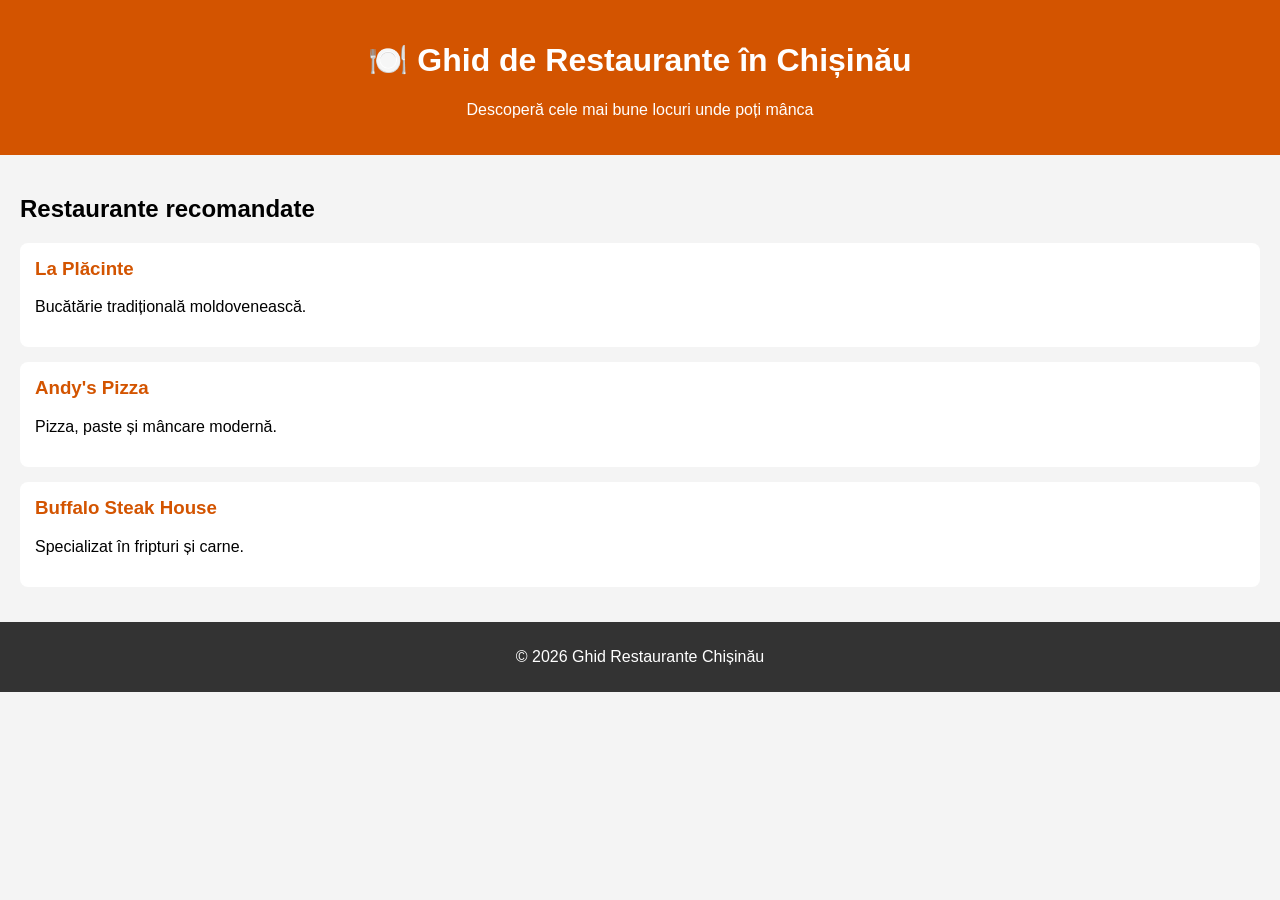
<file: site-css/index.html>
<!DOCTYPE html>
<html lang="ro">
<head>
    <meta charset="UTF-8">
    <title>Ghid de Restaurante Chișinău</title>

    <!-- legătura cu fișierul CSS -->
    <link rel="stylesheet" href="style.css">
</head>
<body>

    <header>
        <h1>🍽️ Ghid de Restaurante în Chișinău</h1>
        <p>Descoperă cele mai bune locuri unde poți mânca</p>
    </header>

    <section class="container">
        <h2>Restaurante recomandate</h2>

        <div class="restaurant">
            <h3>La Plăcinte</h3>
            <p>Bucătărie tradițională moldovenească.</p>
        </div>

        <div class="restaurant">
            <h3>Andy's Pizza</h3>
            <p>Pizza, paste și mâncare modernă.</p>
        </div>

        <div class="restaurant">
            <h3>Buffalo Steak House</h3>
            <p>Specializat în fripturi și carne.</p>
        </div>
    </section>

    <footer>
        <p>&copy; 2026 Ghid Restaurante Chișinău</p>
    </footer>

</body>
</html>
</file>
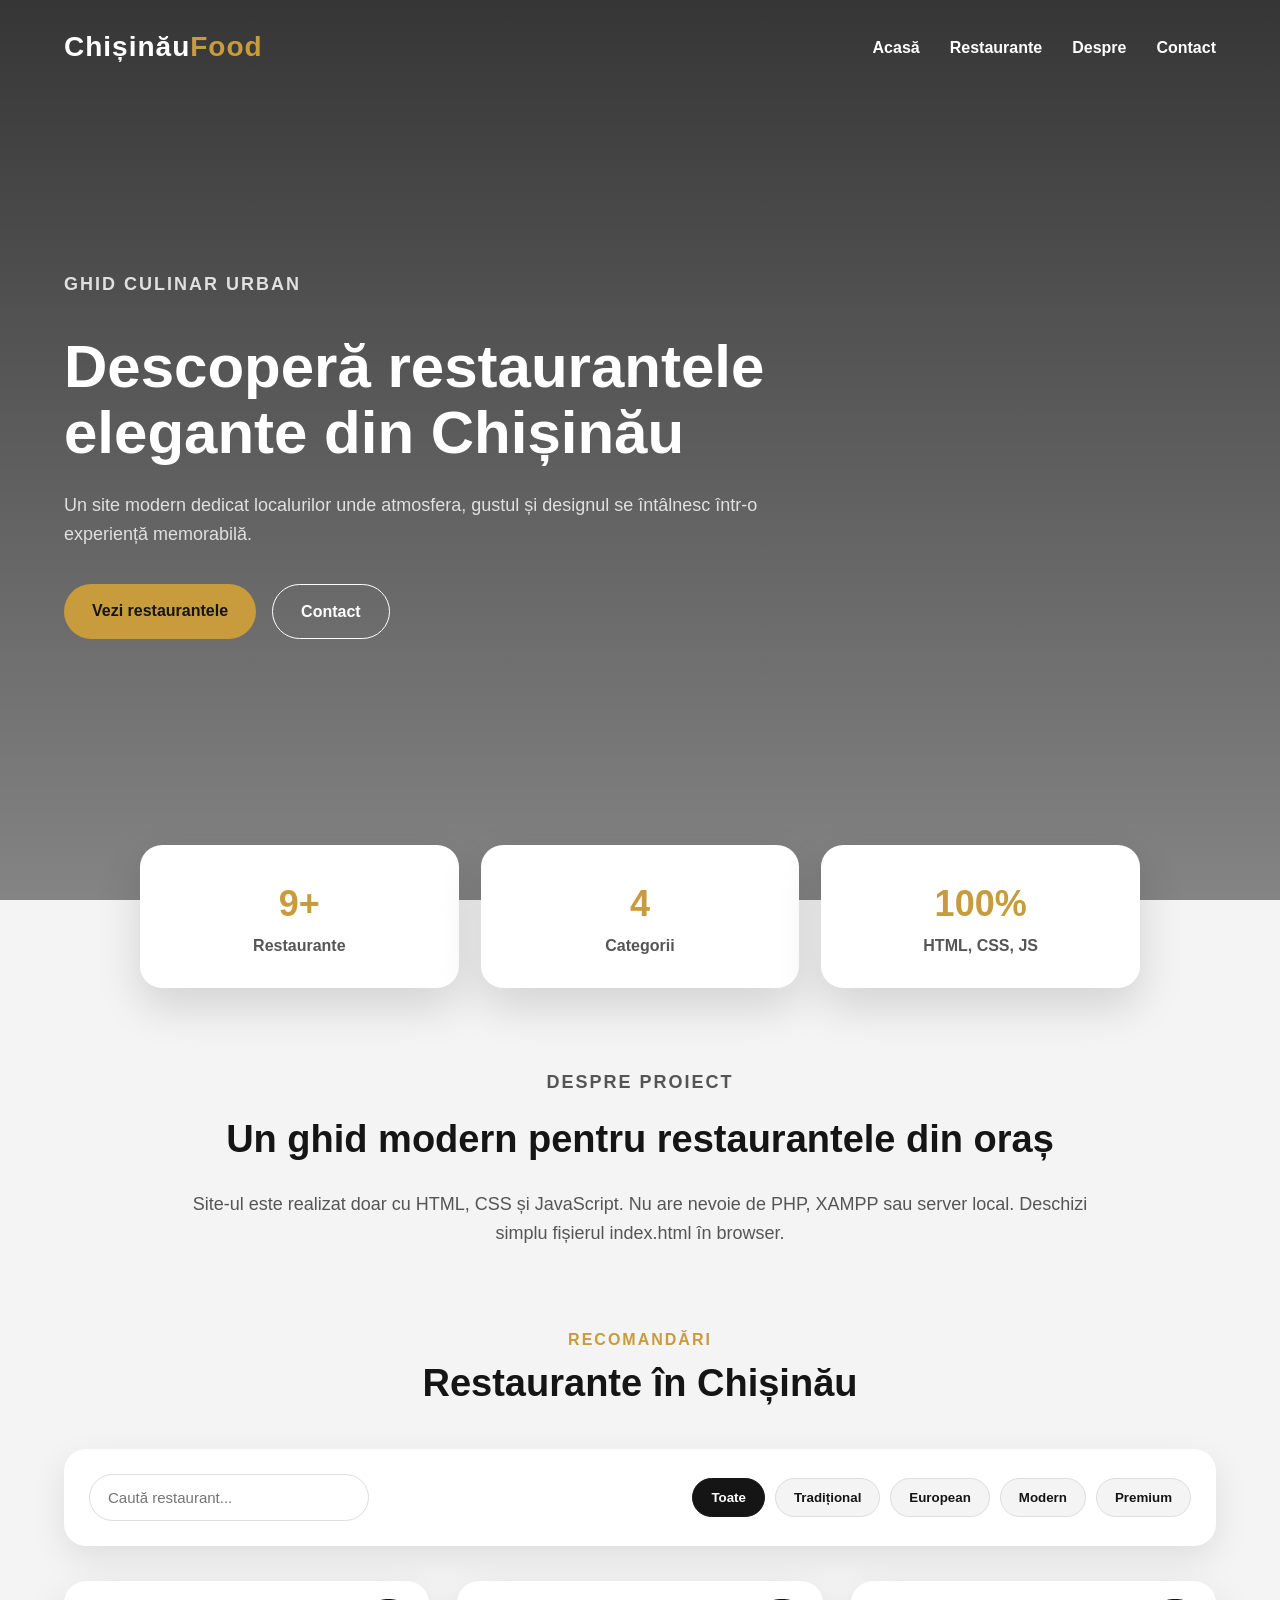
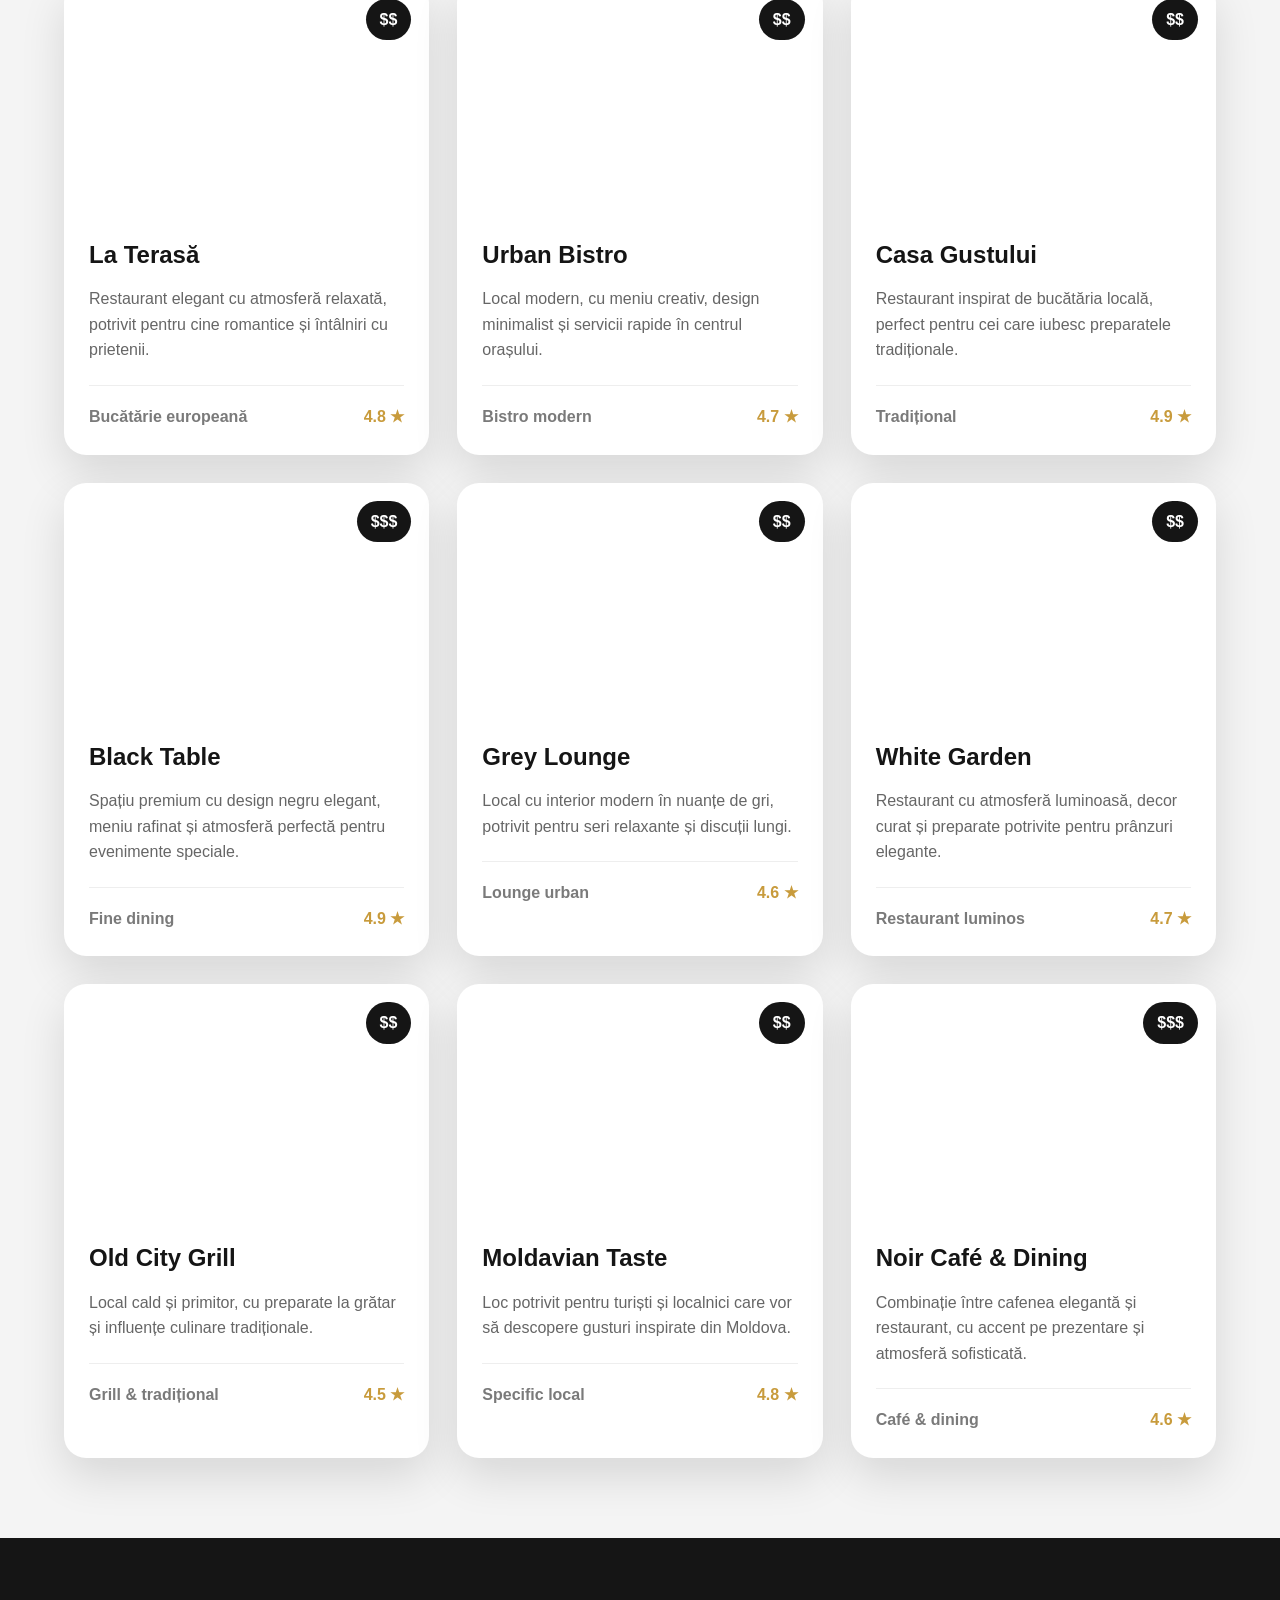
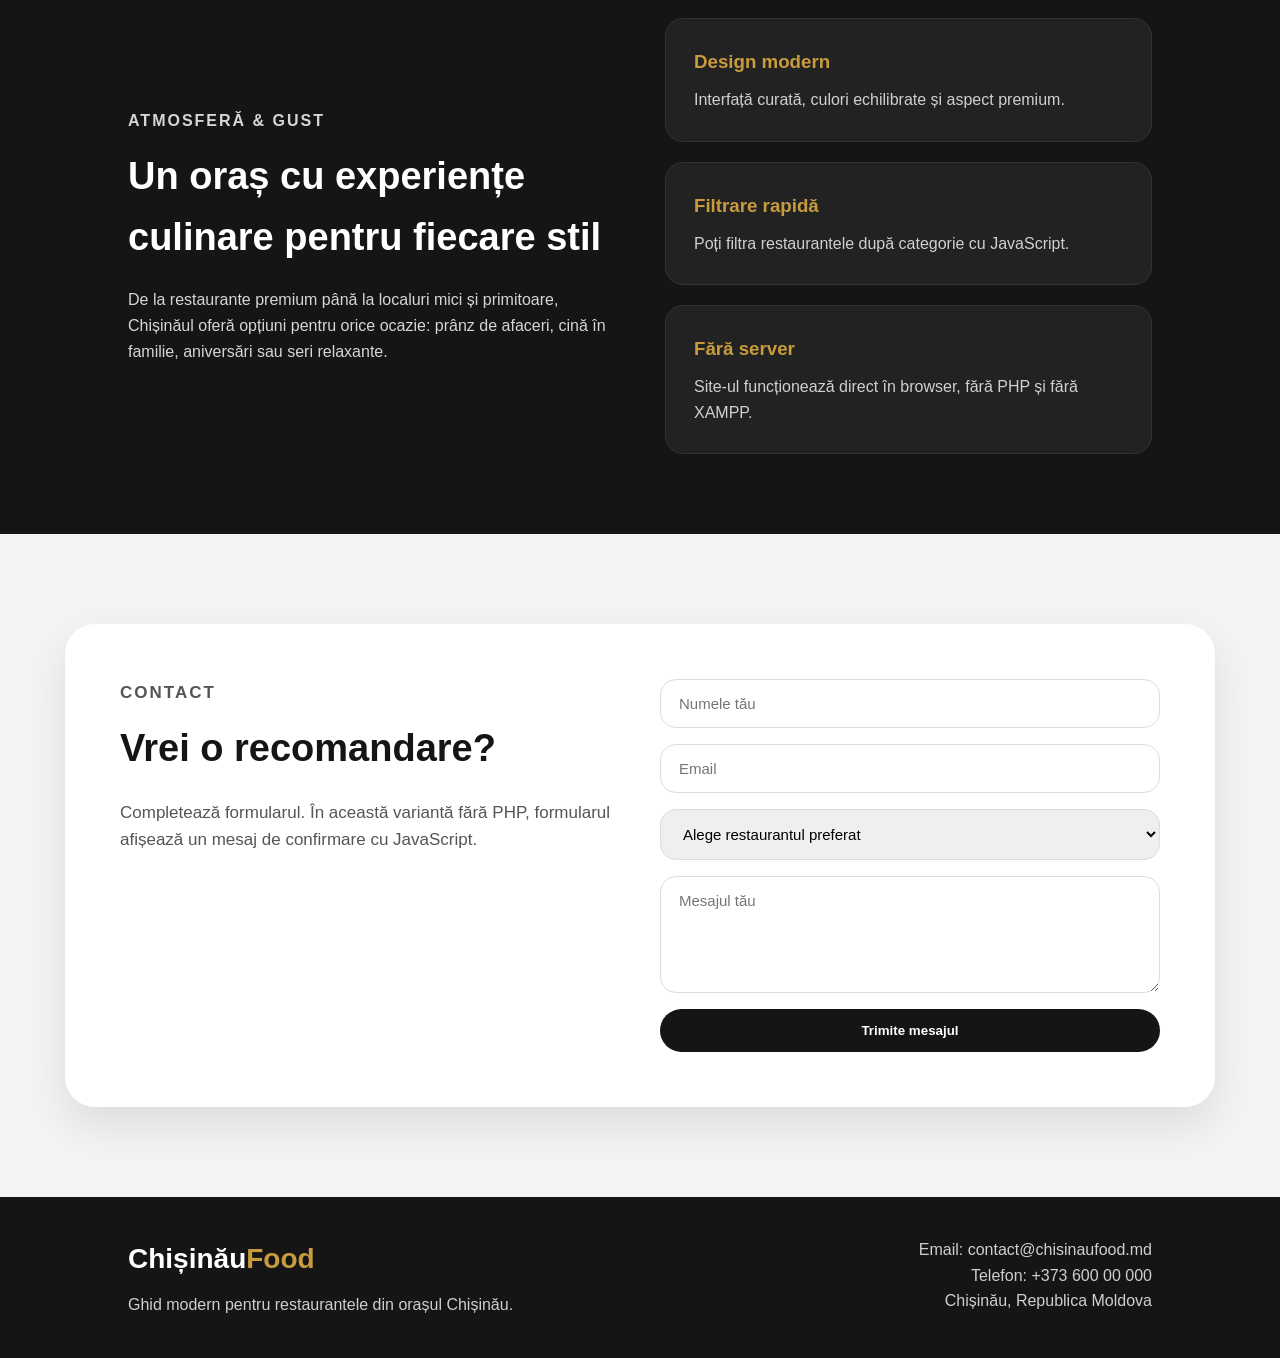
<file: site-java/index.html>
<!DOCTYPE html>
<html lang="ro">
<head>
    <meta charset="UTF-8">
    <meta name="viewport" content="width=device-width, initial-scale=1.0">
    <title>Restaurante în Chișinău</title>
    <link rel="stylesheet" href="style.css">
</head>
<body>

    <header class="header" id="acasa">
        <nav class="navbar">
            <div class="logo">Chișinău<span>Food</span></div>

            <button class="menu-btn" id="menuBtn" aria-label="Deschide meniul">☰</button>

            <ul class="nav-links" id="navLinks">
                <li><a href="#acasa">Acasă</a></li>
                <li><a href="#restaurante">Restaurante</a></li>
                <li><a href="#despre">Despre</a></li>
                <li><a href="#contact">Contact</a></li>
            </ul>
        </nav>

        <section class="hero">
            <div class="hero-content">
                <p class="subtitle">Ghid culinar urban</p>
                <h1>Descoperă restaurantele elegante din Chișinău</h1>
                <p>
                    Un site modern dedicat localurilor unde atmosfera, gustul și designul
                    se întâlnesc într-o experiență memorabilă.
                </p>
                <div class="hero-buttons">
                    <a href="#restaurante" class="btn">Vezi restaurantele</a>
                    <a href="#contact" class="btn btn-outline">Contact</a>
                </div>
            </div>
        </section>
    </header>

    <main>
        <section class="stats">
            <div class="stat-box">
                <strong>9+</strong>
                <span>Restaurante</span>
            </div>
            <div class="stat-box">
                <strong>4</strong>
                <span>Categorii</span>
            </div>
            <div class="stat-box">
                <strong>100%</strong>
                <span>HTML, CSS, JS</span>
            </div>
        </section>

        <section class="intro">
            <p class="subtitle">Despre proiect</p>
            <h2>Un ghid modern pentru restaurantele din oraș</h2>
            <p>
                Site-ul este realizat doar cu HTML, CSS și JavaScript. Nu are nevoie de PHP,
                XAMPP sau server local. Deschizi simplu fișierul index.html în browser.
            </p>
        </section>

        <section class="restaurants" id="restaurante">
            <div class="section-title">
                <p>Recomandări</p>
                <h2>Restaurante în Chișinău</h2>
            </div>

            <div class="filters">
                <input type="text" id="searchInput" placeholder="Caută restaurant...">

                <div class="filter-buttons">
                    <button class="filter-btn active" data-filter="all">Toate</button>
                    <button class="filter-btn" data-filter="traditional">Tradițional</button>
                    <button class="filter-btn" data-filter="european">European</button>
                    <button class="filter-btn" data-filter="modern">Modern</button>
                    <button class="filter-btn" data-filter="premium">Premium</button>
                </div>
            </div>

            <div class="cards" id="restaurantCards">
                <article class="card" data-category="european" data-name="la terasa">
                    <div class="card-img img-1"><span class="badge">$$</span></div>
                    <div class="card-body">
                        <h3>La Terasă</h3>
                        <p>Restaurant elegant cu atmosferă relaxată, potrivit pentru cine romantice și întâlniri cu prietenii.</p>
                        <div class="card-info"><span>Bucătărie europeană</span><strong>4.8 ★</strong></div>
                    </div>
                </article>

                <article class="card" data-category="modern" data-name="urban bistro">
                    <div class="card-img img-2"><span class="badge">$$</span></div>
                    <div class="card-body">
                        <h3>Urban Bistro</h3>
                        <p>Local modern, cu meniu creativ, design minimalist și servicii rapide în centrul orașului.</p>
                        <div class="card-info"><span>Bistro modern</span><strong>4.7 ★</strong></div>
                    </div>
                </article>

                <article class="card" data-category="traditional" data-name="casa gustului">
                    <div class="card-img img-3"><span class="badge">$$</span></div>
                    <div class="card-body">
                        <h3>Casa Gustului</h3>
                        <p>Restaurant inspirat de bucătăria locală, perfect pentru cei care iubesc preparatele tradiționale.</p>
                        <div class="card-info"><span>Tradițional</span><strong>4.9 ★</strong></div>
                    </div>
                </article>

                <article class="card" data-category="premium" data-name="black table">
                    <div class="card-img img-4"><span class="badge">$$$</span></div>
                    <div class="card-body">
                        <h3>Black Table</h3>
                        <p>Spațiu premium cu design negru elegant, meniu rafinat și atmosferă perfectă pentru evenimente speciale.</p>
                        <div class="card-info"><span>Fine dining</span><strong>4.9 ★</strong></div>
                    </div>
                </article>

                <article class="card" data-category="modern" data-name="grey lounge">
                    <div class="card-img img-5"><span class="badge">$$</span></div>
                    <div class="card-body">
                        <h3>Grey Lounge</h3>
                        <p>Local cu interior modern în nuanțe de gri, potrivit pentru seri relaxante și discuții lungi.</p>
                        <div class="card-info"><span>Lounge urban</span><strong>4.6 ★</strong></div>
                    </div>
                </article>

                <article class="card" data-category="european" data-name="white garden">
                    <div class="card-img img-6"><span class="badge">$$</span></div>
                    <div class="card-body">
                        <h3>White Garden</h3>
                        <p>Restaurant cu atmosferă luminoasă, decor curat și preparate potrivite pentru prânzuri elegante.</p>
                        <div class="card-info"><span>Restaurant luminos</span><strong>4.7 ★</strong></div>
                    </div>
                </article>

                <article class="card" data-category="traditional" data-name="old city grill">
                    <div class="card-img img-7"><span class="badge">$$</span></div>
                    <div class="card-body">
                        <h3>Old City Grill</h3>
                        <p>Local cald și primitor, cu preparate la grătar și influențe culinare tradiționale.</p>
                        <div class="card-info"><span>Grill & tradițional</span><strong>4.5 ★</strong></div>
                    </div>
                </article>

                <article class="card" data-category="traditional" data-name="moldavian taste">
                    <div class="card-img img-8"><span class="badge">$$</span></div>
                    <div class="card-body">
                        <h3>Moldavian Taste</h3>
                        <p>Loc potrivit pentru turiști și localnici care vor să descopere gusturi inspirate din Moldova.</p>
                        <div class="card-info"><span>Specific local</span><strong>4.8 ★</strong></div>
                    </div>
                </article>

                <article class="card" data-category="premium" data-name="noir cafe dining">
                    <div class="card-img img-9"><span class="badge">$$$</span></div>
                    <div class="card-body">
                        <h3>Noir Café & Dining</h3>
                        <p>Combinație între cafenea elegantă și restaurant, cu accent pe prezentare și atmosferă sofisticată.</p>
                        <div class="card-info"><span>Café & dining</span><strong>4.6 ★</strong></div>
                    </div>
                </article>
            </div>

            <p class="no-results" id="noResults">Nu am găsit restaurante după criteriul ales.</p>
        </section>

        <section class="features" id="despre">
            <div class="feature-text">
                <p class="subtitle">Atmosferă & gust</p>
                <h2>Un oraș cu experiențe culinare pentru fiecare stil</h2>
                <p>
                    De la restaurante premium până la localuri mici și primitoare,
                    Chișinăul oferă opțiuni pentru orice ocazie: prânz de afaceri,
                    cină în familie, aniversări sau seri relaxante.
                </p>
            </div>

            <div class="feature-boxes">
                <div class="feature-box">
                    <h3>Design modern</h3>
                    <p>Interfață curată, culori echilibrate și aspect premium.</p>
                </div>
                <div class="feature-box">
                    <h3>Filtrare rapidă</h3>
                    <p>Poți filtra restaurantele după categorie cu JavaScript.</p>
                </div>
                <div class="feature-box">
                    <h3>Fără server</h3>
                    <p>Site-ul funcționează direct în browser, fără PHP și fără XAMPP.</p>
                </div>
            </div>
        </section>

        <section class="contact-section" id="contact">
            <div class="contact-text">
                <p class="subtitle">Contact</p>
                <h2>Vrei o recomandare?</h2>
                <p>
                    Completează formularul. În această variantă fără PHP, formularul afișează
                    un mesaj de confirmare cu JavaScript.
                </p>
                <div class="success-message" id="successMessage">Mesajul a fost pregătit cu succes!</div>
            </div>

            <form class="contact-form" id="contactForm">
                <input type="text" id="name" placeholder="Numele tău" required>
                <input type="email" id="email" placeholder="Email" required>
                <select id="restaurant" required>
                    <option value="">Alege restaurantul preferat</option>
                    <option>La Terasă</option>
                    <option>Urban Bistro</option>
                    <option>Casa Gustului</option>
                    <option>Black Table</option>
                    <option>Grey Lounge</option>
                    <option>White Garden</option>
                    <option>Old City Grill</option>
                    <option>Moldavian Taste</option>
                    <option>Noir Café & Dining</option>
                </select>
                <textarea id="message" rows="5" placeholder="Mesajul tău" required></textarea>
                <button type="submit" class="btn btn-dark">Trimite mesajul</button>
            </form>
        </section>
    </main>

    <footer class="footer">
        <div>
            <h3>Chișinău<span>Food</span></h3>
            <p>Ghid modern pentru restaurantele din orașul Chișinău.</p>
        </div>

        <div class="footer-info">
            <p>Email: contact@chisinaufood.md</p>
            <p>Telefon: +373 600 00 000</p>
            <p>Chișinău, Republica Moldova</p>
        </div>
    </footer>

    <button class="top-btn" id="topBtn" title="Înapoi sus">↑</button>

    <script src="script.js"></script>
</body>
</html>
</file>
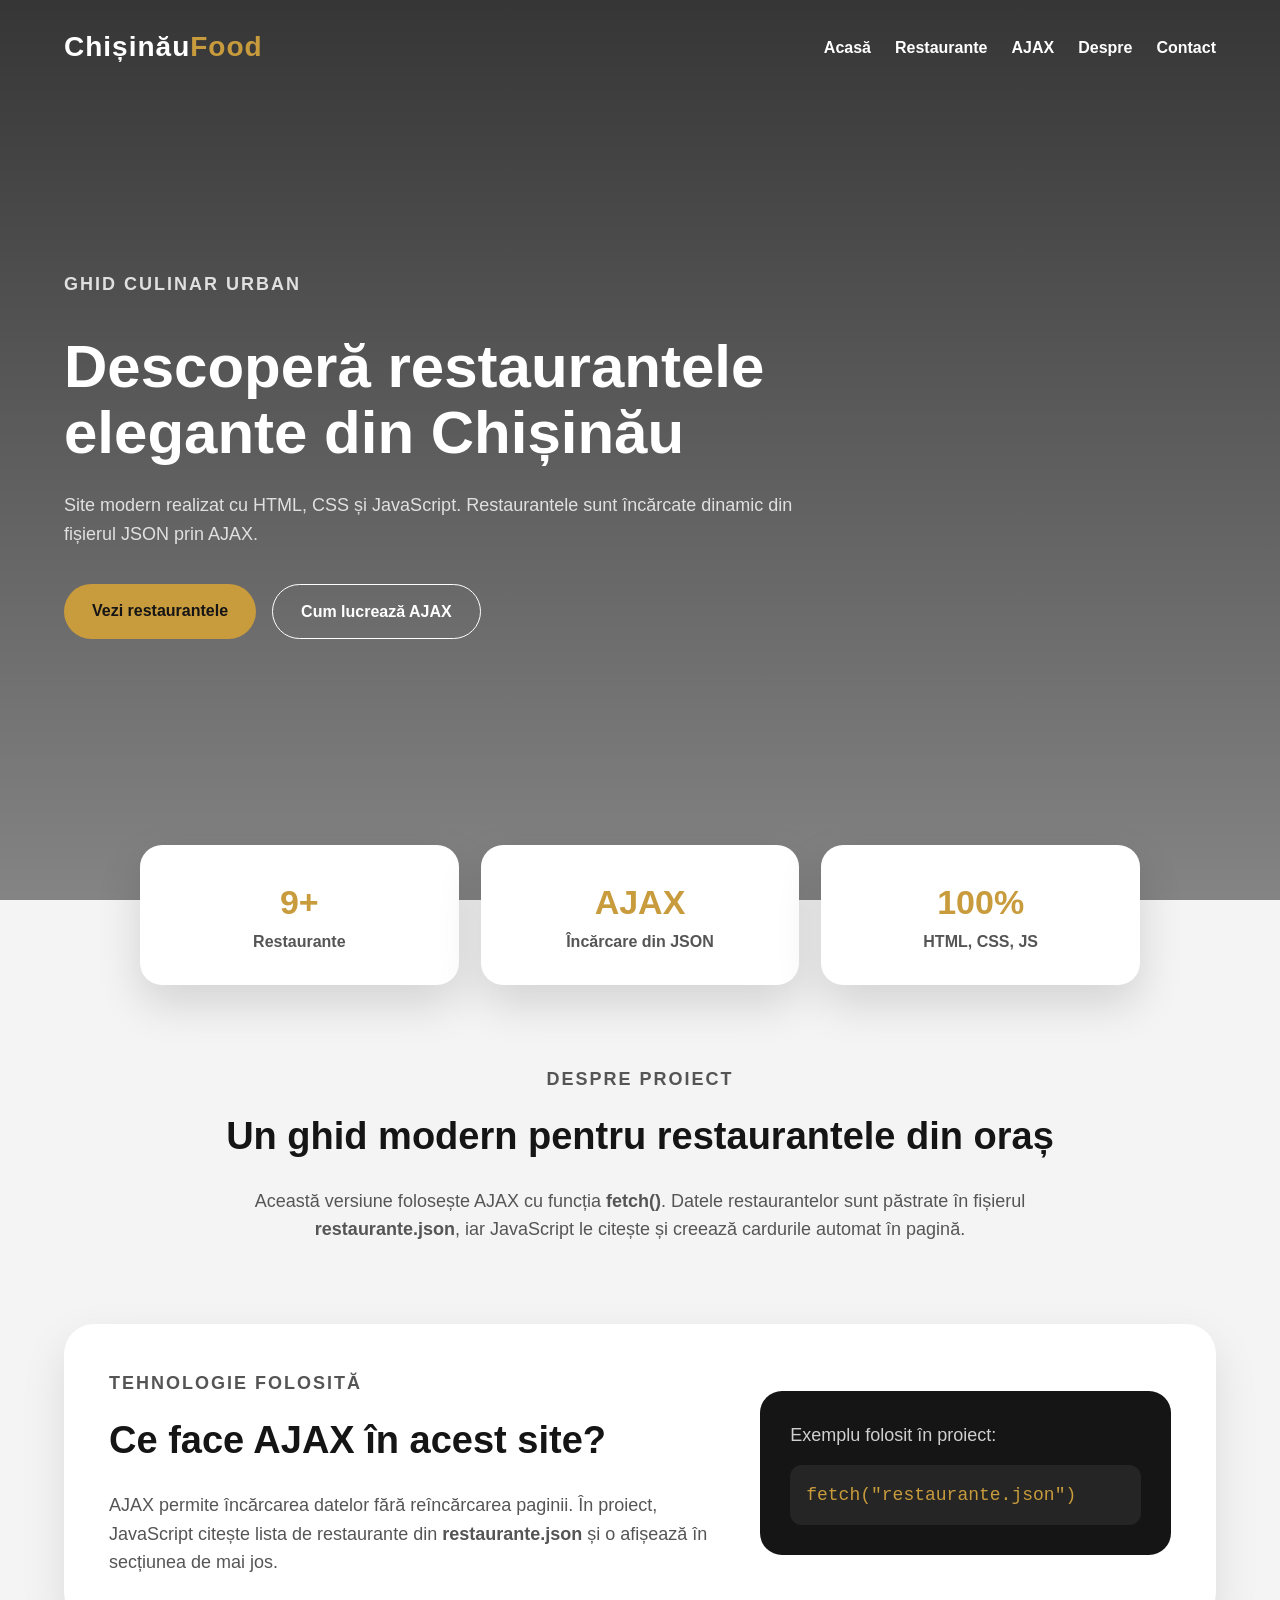
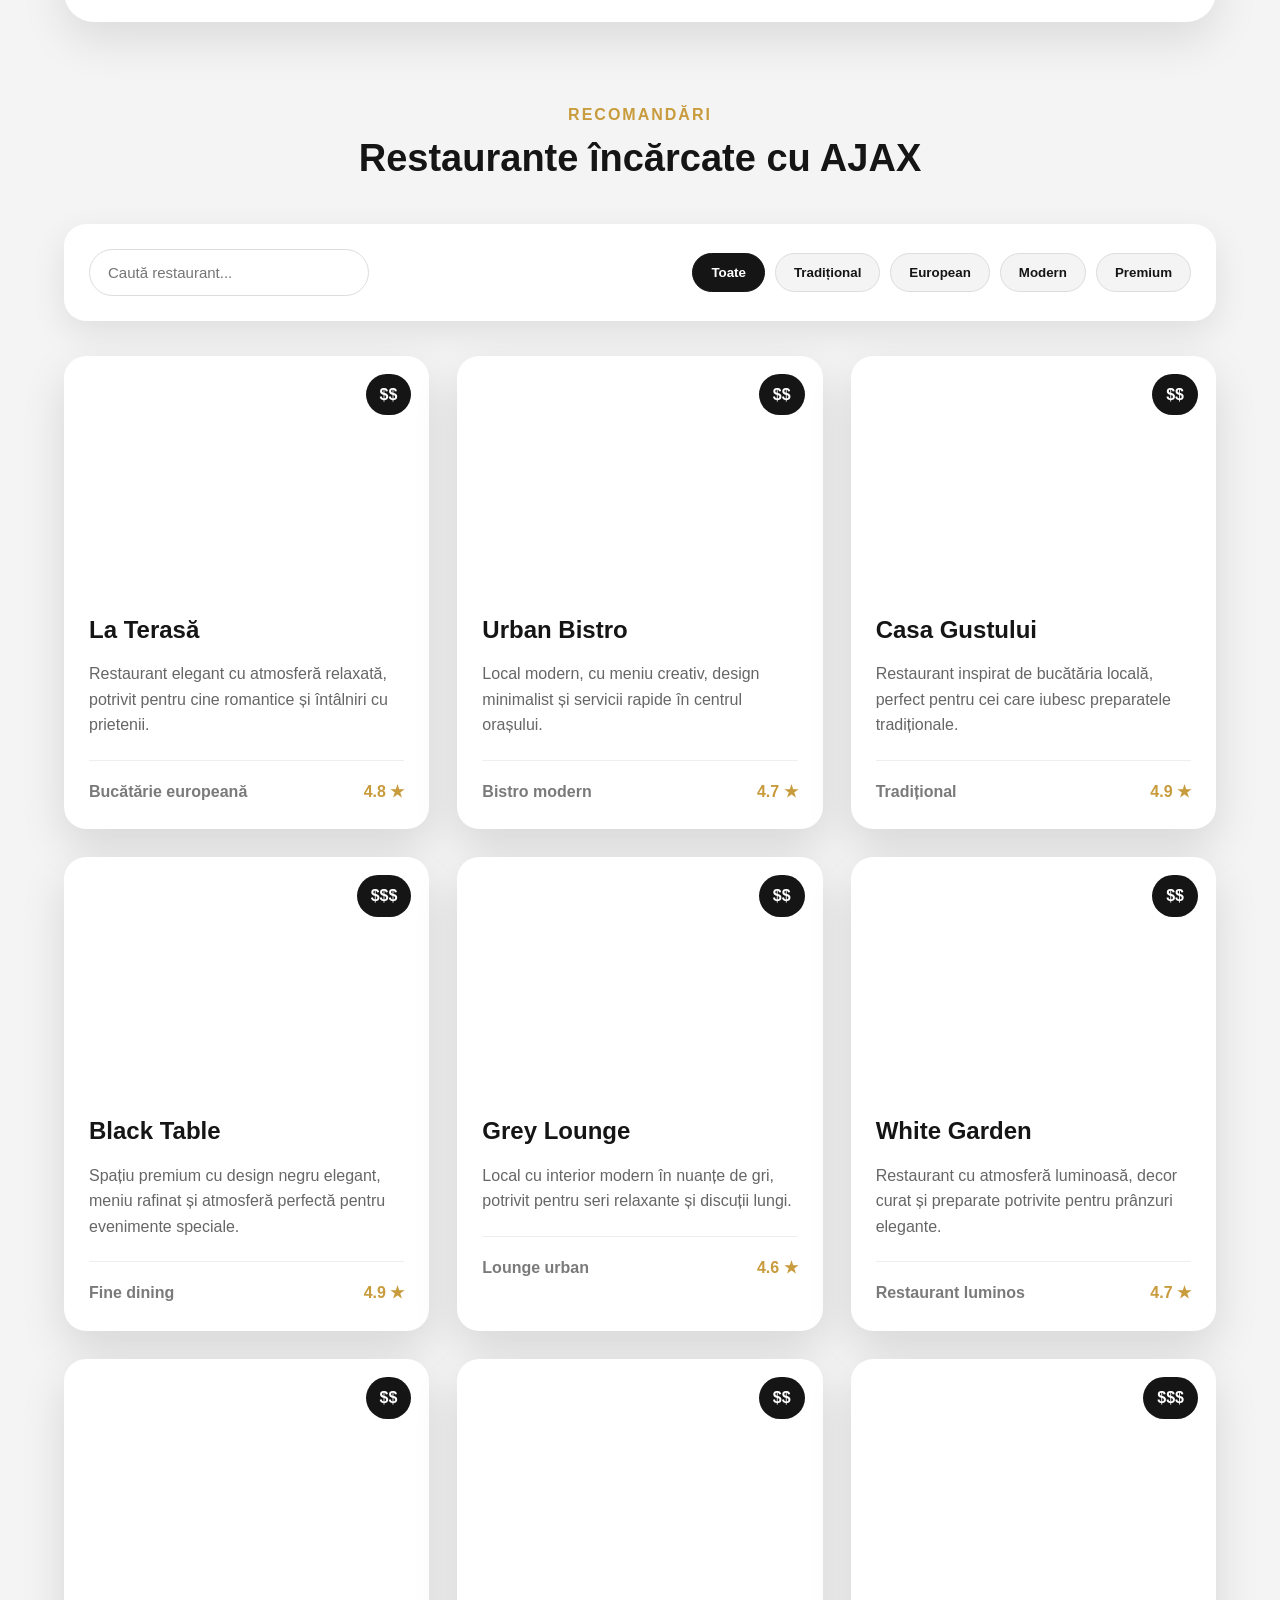
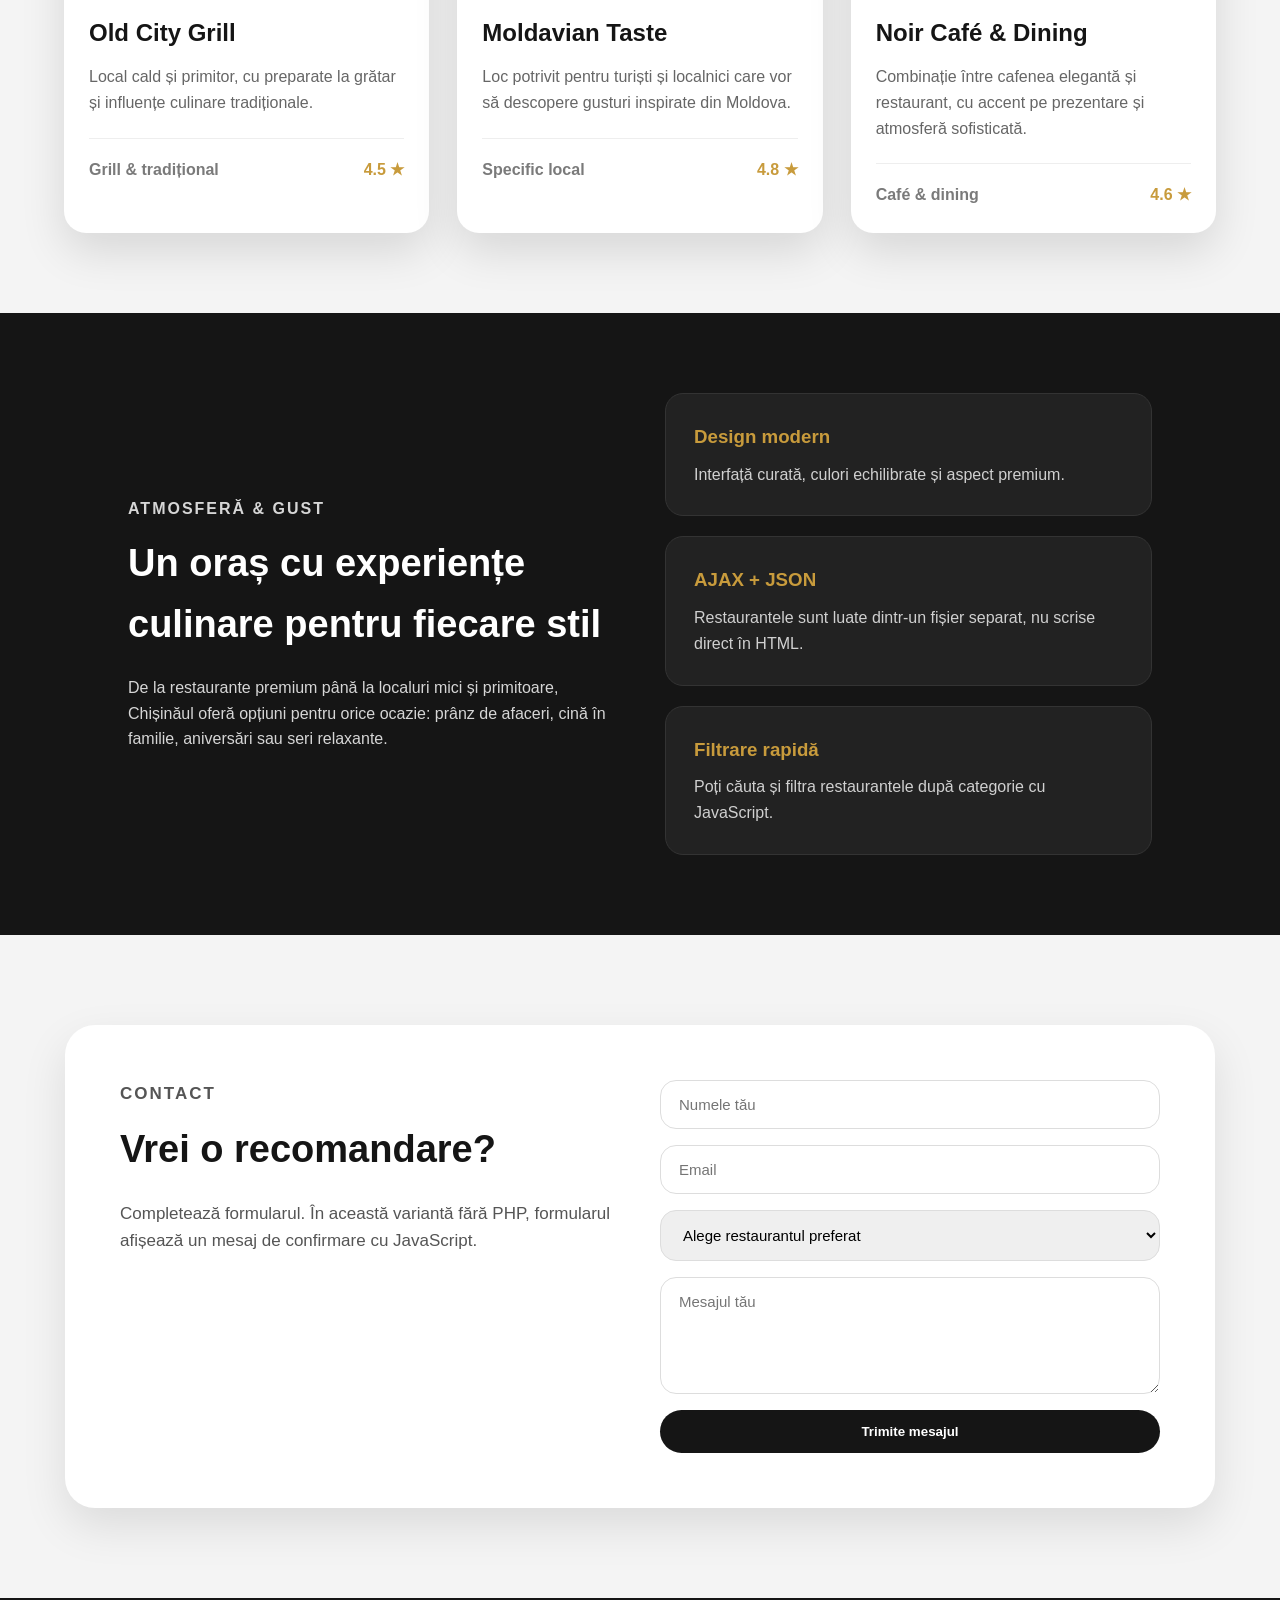
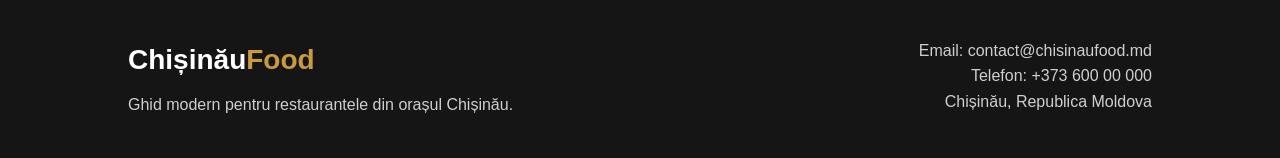
<file: site_restaurante_chisinau_ajax/index.html>
<!DOCTYPE html>
<html lang="ro">
<head>
  <meta charset="UTF-8">
  <meta name="viewport" content="width=device-width, initial-scale=1.0">
  <title>Restaurante în Chișinău - AJAX</title>
  <link rel="stylesheet" href="style.css">
</head>
<body>
  <header class="header" id="acasa">
    <nav class="navbar">
      <div class="logo">Chișinău<span>Food</span></div>
      <button class="menu-btn" id="menuBtn" aria-label="Deschide meniul">☰</button>
      <ul class="nav-links" id="navLinks">
        <li><a href="#acasa">Acasă</a></li>
        <li><a href="#restaurante">Restaurante</a></li>
        <li><a href="#ajax">AJAX</a></li>
        <li><a href="#despre">Despre</a></li>
        <li><a href="#contact">Contact</a></li>
      </ul>
    </nav>
    <section class="hero">
      <div class="hero-content">
        <p class="subtitle">Ghid culinar urban</p>
        <h1>Descoperă restaurantele elegante din Chișinău</h1>
        <p>Site modern realizat cu HTML, CSS și JavaScript. Restaurantele sunt încărcate dinamic din fișierul JSON prin AJAX.</p>
        <div class="hero-buttons">
          <a href="#restaurante" class="btn">Vezi restaurantele</a>
          <a href="#ajax" class="btn btn-outline">Cum lucrează AJAX</a>
        </div>
      </div>
    </section>
  </header>

  <main>
    <section class="stats">
      <div class="stat-box"><strong>9+</strong><span>Restaurante</span></div>
      <div class="stat-box"><strong>AJAX</strong><span>Încărcare din JSON</span></div>
      <div class="stat-box"><strong>100%</strong><span>HTML, CSS, JS</span></div>
    </section>

    <section class="intro">
      <p class="subtitle">Despre proiect</p>
      <h2>Un ghid modern pentru restaurantele din oraș</h2>
      <p>Această versiune folosește AJAX cu funcția <b>fetch()</b>. Datele restaurantelor sunt păstrate în fișierul <b>restaurante.json</b>, iar JavaScript le citește și creează cardurile automat în pagină.</p>
    </section>

    <section class="ajax-info" id="ajax">
      <div>
        <p class="subtitle">Tehnologie folosită</p>
        <h2>Ce face AJAX în acest site?</h2>
        <p>AJAX permite încărcarea datelor fără reîncărcarea paginii. În proiect, JavaScript citește lista de restaurante din <b>restaurante.json</b> și o afișează în secțiunea de mai jos.</p>
      </div>
      <div class="code-box">
        <p>Exemplu folosit în proiect:</p>
        <code>fetch("restaurante.json")</code>
      </div>
    </section>

    <section class="restaurants" id="restaurante">
      <div class="section-title">
        <p>Recomandări</p>
        <h2>Restaurante încărcate cu AJAX</h2>
      </div>

      <div class="filters">
        <input type="text" id="searchInput" placeholder="Caută restaurant...">
        <div class="filter-buttons">
          <button class="filter-btn active" data-filter="all">Toate</button>
          <button class="filter-btn" data-filter="traditional">Tradițional</button>
          <button class="filter-btn" data-filter="european">European</button>
          <button class="filter-btn" data-filter="modern">Modern</button>
          <button class="filter-btn" data-filter="premium">Premium</button>
        </div>
      </div>

      <div class="loader" id="loader">Se încarcă restaurantele prin AJAX...</div>
      <div class="cards" id="restaurantCards"></div>
      <p class="no-results" id="noResults">Nu am găsit restaurante după criteriul ales.</p>
    </section>

    <section class="features" id="despre">
      <div class="feature-text">
        <p class="subtitle">Atmosferă & gust</p>
        <h2>Un oraș cu experiențe culinare pentru fiecare stil</h2>
        <p>De la restaurante premium până la localuri mici și primitoare, Chișinăul oferă opțiuni pentru orice ocazie: prânz de afaceri, cină în familie, aniversări sau seri relaxante.</p>
      </div>
      <div class="feature-boxes">
        <div class="feature-box"><h3>Design modern</h3><p>Interfață curată, culori echilibrate și aspect premium.</p></div>
        <div class="feature-box"><h3>AJAX + JSON</h3><p>Restaurantele sunt luate dintr-un fișier separat, nu scrise direct în HTML.</p></div>
        <div class="feature-box"><h3>Filtrare rapidă</h3><p>Poți căuta și filtra restaurantele după categorie cu JavaScript.</p></div>
      </div>
    </section>

    <section class="contact-section" id="contact">
      <div class="contact-text">
        <p class="subtitle">Contact</p>
        <h2>Vrei o recomandare?</h2>
        <p>Completează formularul. În această variantă fără PHP, formularul afișează un mesaj de confirmare cu JavaScript.</p>
        <div class="success-message" id="successMessage">Mesajul a fost pregătit cu succes!</div>
      </div>
      <form class="contact-form" id="contactForm">
        <input type="text" id="name" placeholder="Numele tău" required>
        <input type="email" id="email" placeholder="Email" required>
        <select id="restaurantSelect" required>
          <option value="">Alege restaurantul preferat</option>
        </select>
        <textarea id="message" rows="5" placeholder="Mesajul tău" required></textarea>
        <button type="submit" class="btn btn-dark">Trimite mesajul</button>
      </form>
    </section>
  </main>

  <footer class="footer">
    <div>
      <h3>Chișinău<span>Food</span></h3>
      <p>Ghid modern pentru restaurantele din orașul Chișinău.</p>
    </div>
    <div class="footer-info">
      <p>Email: contact@chisinaufood.md</p>
      <p>Telefon: +373 600 00 000</p>
      <p>Chișinău, Republica Moldova</p>
    </div>
  </footer>

  <button class="top-btn" id="topBtn" title="Înapoi sus">↑</button>
  <script src="script.js"></script>
</body>
</html>
</file>
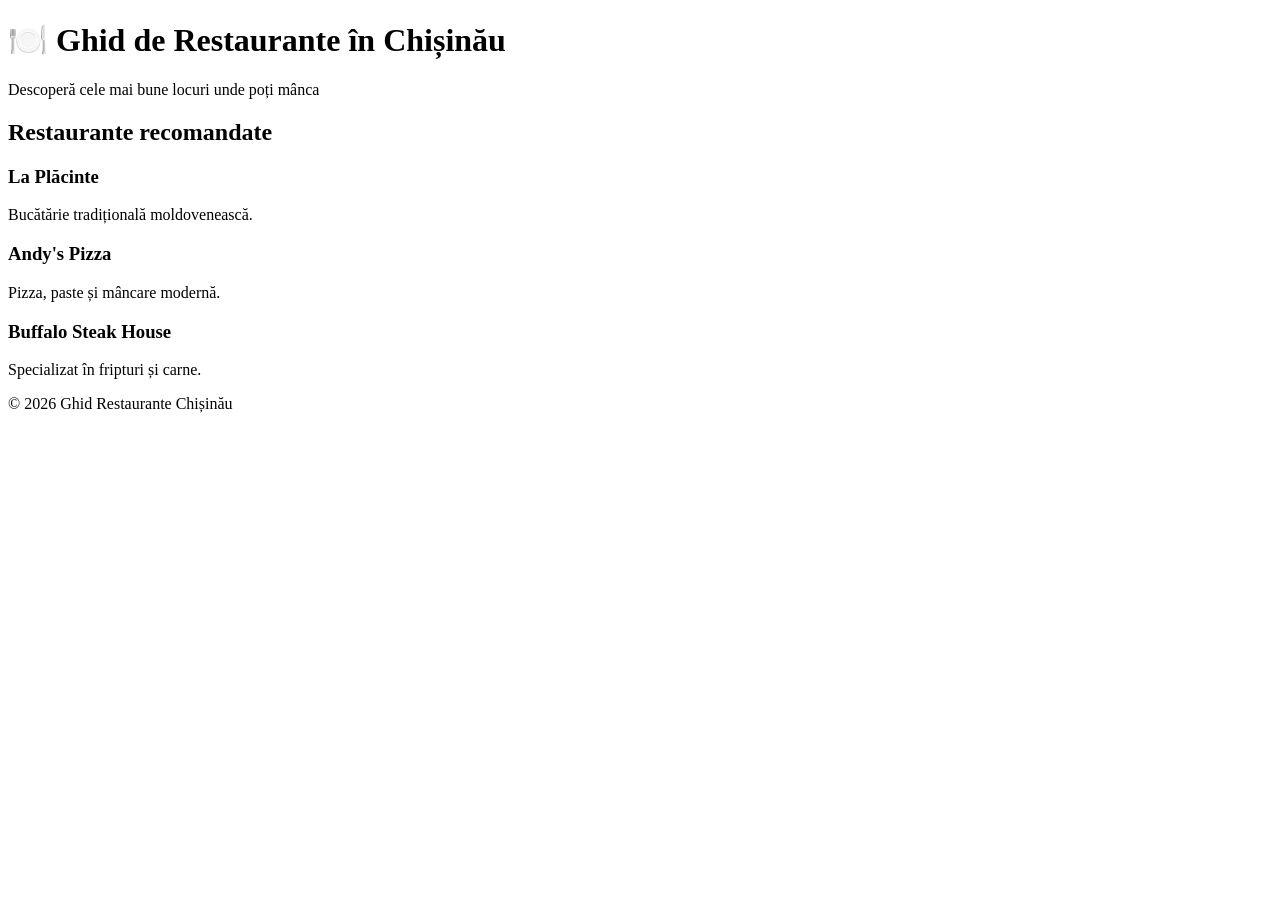
<file: site-html/html.html>
<!DOCTYPE html>
<html lang="ro">
<head>
    <meta charset="UTF-8">
    <title>Ghid de Restaurante Chișinău</title>
</head>
<body>

    <header>
        <h1>🍽️ Ghid de Restaurante în Chișinău</h1>
        <p>Descoperă cele mai bune locuri unde poți mânca</p>
    </header>

    <section>
        <h2>Restaurante recomandate</h2>

        <div>
            <h3>La Plăcinte</h3>
            <p>Bucătărie tradițională moldovenească.</p>
        </div>

        <div>
            <h3>Andy's Pizza</h3>
            <p>Pizza, paste și mâncare modernă.</p>
        </div>

        <div>
            <h3>Buffalo Steak House</h3>
            <p>Specializat în fripturi și carne.</p>
        </div>
    </section>

    <footer>
        <p>&copy; 2026 Ghid Restaurante Chișinău</p>
    </footer>

</body>
</html>
</file>
<file: site-css/style.css>
/* stil general pentru toată pagina */
body {
    font-family: Arial, sans-serif;
    margin: 0;
    background-color: #f4f4f4;
}

/* HEADER */
header {
    background-color: #d35400;
    color: white;
    text-align: center;
    padding: 20px;
}

/* containerul principal */
.container {
    padding: 20px;
}

/* fiecare restaurant */
.restaurant {
    background-color: white;
    padding: 15px;
    margin-bottom: 15px;
    border-radius: 8px;
}

/* titlurile restaurantelor */
.restaurant h3 {
    margin-top: 0;
    color: #d35400;
}

/* FOOTER */
footer {
    background-color: #333;
    color: white;
    text-align: center;
    padding: 10px;
}
</file>
<file: site-java/style.css>
* {
    margin: 0;
    padding: 0;
    box-sizing: border-box;
}

html {
    scroll-behavior: smooth;
}

body {
    font-family: Arial, Helvetica, sans-serif;
    background-color: #f4f4f4;
    color: #151515;
    line-height: 1.6;
}

.header {
    min-height: 100vh;
    background:
        linear-gradient(rgba(0, 0, 0, 0.78), rgba(0, 0, 0, 0.46)),
        url("https://images.unsplash.com/photo-1517248135467-4c7edcad34c4?auto=format&fit=crop&w=1600&q=80");
    background-size: cover;
    background-position: center;
    color: #ffffff;
}

.navbar {
    width: 90%;
    max-width: 1200px;
    margin: auto;
    padding: 25px 0;
    display: flex;
    justify-content: space-between;
    align-items: center;
}

.logo {
    font-size: 28px;
    font-weight: 800;
    letter-spacing: 1px;
}

.logo span,
.footer span {
    color: #c89b3c;
}

.nav-links {
    list-style: none;
    display: flex;
    gap: 30px;
}

.nav-links a {
    color: #ffffff;
    text-decoration: none;
    font-weight: 600;
    transition: 0.3s;
}

.nav-links a:hover {
    color: #c89b3c;
}

.menu-btn {
    display: none;
    background: none;
    border: 1px solid #ffffff;
    color: #ffffff;
    font-size: 26px;
    padding: 6px 12px;
    border-radius: 8px;
    cursor: pointer;
}

.hero {
    width: 90%;
    max-width: 1200px;
    margin: auto;
    min-height: 80vh;
    display: flex;
    align-items: center;
}

.hero-content {
    max-width: 720px;
}

.subtitle {
    color: #c89b3c;
    text-transform: uppercase;
    font-weight: 700;
    letter-spacing: 2px;
    margin-bottom: 12px;
}

.hero h1 {
    font-size: 60px;
    line-height: 1.1;
    margin-bottom: 25px;
}

.hero p {
    color: #e0e0e0;
    font-size: 18px;
    margin-bottom: 35px;
}

.hero-buttons {
    display: flex;
    gap: 16px;
    flex-wrap: wrap;
}

.btn {
    display: inline-block;
    padding: 14px 28px;
    background-color: #c89b3c;
    color: #151515;
    text-decoration: none;
    border: none;
    border-radius: 30px;
    font-weight: 800;
    cursor: pointer;
    transition: 0.3s;
}

.btn:hover {
    background-color: #ffffff;
    transform: translateY(-3px);
}

.btn-outline {
    background-color: transparent;
    color: #ffffff;
    border: 1px solid #ffffff;
}

.btn-outline:hover {
    background-color: #ffffff;
    color: #151515;
}

.stats {
    width: 90%;
    max-width: 1000px;
    margin: -55px auto 70px;
    display: grid;
    grid-template-columns: repeat(3, 1fr);
    gap: 22px;
    position: relative;
    z-index: 2;
}

.stat-box {
    background-color: #ffffff;
    border-radius: 22px;
    padding: 30px;
    text-align: center;
    box-shadow: 0 18px 45px rgba(0, 0, 0, 0.14);
}

.stat-box strong {
    display: block;
    font-size: 36px;
    color: #c89b3c;
}

.stat-box span {
    color: #555555;
    font-weight: 700;
}

.intro {
    width: 90%;
    max-width: 900px;
    margin: 80px auto;
    text-align: center;
}

.intro h2,
.section-title h2,
.feature-text h2,
.contact-text h2 {
    font-size: 38px;
    margin-bottom: 20px;
}

.intro p {
    color: #555555;
    font-size: 18px;
}

.restaurants {
    width: 90%;
    max-width: 1200px;
    margin: 80px auto;
}

.section-title {
    text-align: center;
    margin-bottom: 35px;
}

.section-title p {
    color: #c89b3c;
    text-transform: uppercase;
    font-weight: 800;
    letter-spacing: 2px;
}

.filters {
    background-color: #ffffff;
    padding: 25px;
    border-radius: 22px;
    box-shadow: 0 12px 35px rgba(0, 0, 0, 0.09);
    margin-bottom: 35px;
    display: flex;
    align-items: center;
    justify-content: space-between;
    gap: 20px;
}

#searchInput {
    width: 280px;
    padding: 14px 18px;
    border: 1px solid #dddddd;
    border-radius: 30px;
    outline: none;
    font-size: 15px;
}

#searchInput:focus {
    border-color: #c89b3c;
}

.filter-buttons {
    display: flex;
    flex-wrap: wrap;
    gap: 10px;
}

.filter-btn {
    border: 1px solid #dddddd;
    background-color: #f4f4f4;
    color: #151515;
    padding: 11px 18px;
    border-radius: 30px;
    cursor: pointer;
    font-weight: 700;
    transition: 0.3s;
}

.filter-btn:hover,
.filter-btn.active {
    background-color: #151515;
    color: #ffffff;
    border-color: #151515;
}

.cards {
    display: grid;
    grid-template-columns: repeat(3, 1fr);
    gap: 28px;
}

.card {
    background-color: #ffffff;
    border-radius: 22px;
    overflow: hidden;
    box-shadow: 0 18px 45px rgba(0, 0, 0, 0.12);
    transition: 0.3s;
}

.card:hover {
    transform: translateY(-10px);
}

.card.hidden {
    display: none;
}

.card-img {
    height: 230px;
    background-size: cover;
    background-position: center;
    position: relative;
}

.img-1 { background-image: url("https://images.unsplash.com/photo-1552566626-52f8b828add9?auto=format&fit=crop&w=900&q=80"); }
.img-2 { background-image: url("https://images.unsplash.com/photo-1559329007-40df8a9345d8?auto=format&fit=crop&w=900&q=80"); }
.img-3 { background-image: url("https://images.unsplash.com/photo-1414235077428-338989a2e8c0?auto=format&fit=crop&w=900&q=80"); }
.img-4 { background-image: url("https://images.unsplash.com/photo-1555396273-367ea4eb4db5?auto=format&fit=crop&w=900&q=80"); }
.img-5 { background-image: url("https://images.unsplash.com/photo-1514933651103-005eec06c04b?auto=format&fit=crop&w=900&q=80"); }
.img-6 { background-image: url("https://images.unsplash.com/photo-1528605248644-14dd04022da1?auto=format&fit=crop&w=900&q=80"); }
.img-7 { background-image: url("https://images.unsplash.com/photo-1544025162-d76694265947?auto=format&fit=crop&w=900&q=80"); }
.img-8 { background-image: url("https://images.unsplash.com/photo-1504674900247-0877df9cc836?auto=format&fit=crop&w=900&q=80"); }
.img-9 { background-image: url("https://images.unsplash.com/photo-1508424757105-b6d5ad9329d0?auto=format&fit=crop&w=900&q=80"); }

.badge {
    position: absolute;
    top: 18px;
    right: 18px;
    background-color: #151515;
    color: #ffffff;
    padding: 8px 14px;
    border-radius: 30px;
    font-weight: 800;
}

.card-body {
    padding: 25px;
}

.card-body h3 {
    font-size: 24px;
    margin-bottom: 12px;
}

.card-body p {
    color: #666666;
    margin-bottom: 22px;
}

.card-info {
    display: flex;
    justify-content: space-between;
    align-items: center;
    border-top: 1px solid #eeeeee;
    padding-top: 18px;
    gap: 15px;
}

.card-info span {
    color: #7a7a7a;
    font-weight: 600;
}

.card-info strong {
    color: #c89b3c;
    white-space: nowrap;
}

.no-results {
    display: none;
    text-align: center;
    margin-top: 30px;
    color: #777777;
    font-weight: 700;
}

.features {
    background-color: #151515;
    color: #ffffff;
    padding: 80px 10%;
    display: grid;
    grid-template-columns: 1fr 1fr;
    gap: 50px;
    align-items: center;
}

.feature-text p {
    color: #d6d6d6;
}

.feature-boxes {
    display: grid;
    gap: 20px;
}

.feature-box {
    background-color: #222222;
    padding: 28px;
    border-radius: 18px;
    border: 1px solid #333333;
}

.feature-box h3 {
    color: #c89b3c;
    margin-bottom: 10px;
}

.feature-box p {
    color: #d0d0d0;
}

.contact-section {
    width: 90%;
    max-width: 1150px;
    margin: 90px auto;
    display: grid;
    grid-template-columns: 1fr 1fr;
    gap: 40px;
    background-color: #ffffff;
    border-radius: 30px;
    padding: 55px;
    box-shadow: 0 18px 45px rgba(0, 0, 0, 0.1);
}

.contact-text p {
    color: #555555;
    font-size: 17px;
}

.success-message {
    display: none;
    margin-top: 20px;
    background-color: #e7f8ee;
    color: #1f7a3b;
    padding: 14px 18px;
    border-radius: 14px;
    font-weight: 700;
}

.success-message.show {
    display: block;
}

.contact-form {
    display: grid;
    gap: 16px;
}

.contact-form input,
.contact-form select,
.contact-form textarea {
    width: 100%;
    padding: 15px 18px;
    border: 1px solid #dddddd;
    border-radius: 16px;
    font-size: 15px;
    outline: none;
    font-family: Arial, Helvetica, sans-serif;
}

.contact-form input:focus,
.contact-form select:focus,
.contact-form textarea:focus {
    border-color: #c89b3c;
}

.btn-dark {
    background-color: #151515;
    color: #ffffff;
}

.btn-dark:hover {
    background-color: #c89b3c;
    color: #151515;
}

.footer {
    background-color: #151515;
    color: #ffffff;
    padding: 40px 10%;
    display: flex;
    justify-content: space-between;
    gap: 30px;
}

.footer h3 {
    font-size: 28px;
    margin-bottom: 10px;
}

.footer p {
    color: #cfcfcf;
}

.footer-info {
    text-align: right;
}

.top-btn {
    position: fixed;
    right: 22px;
    bottom: 22px;
    width: 48px;
    height: 48px;
    border: none;
    border-radius: 50%;
    background-color: #c89b3c;
    color: #151515;
    font-size: 22px;
    font-weight: 900;
    cursor: pointer;
    display: none;
    box-shadow: 0 12px 28px rgba(0, 0, 0, 0.22);
}

.top-btn.show {
    display: block;
}

@media (max-width: 950px) {
    .hero h1 { font-size: 42px; }
    .cards, .features, .contact-section { grid-template-columns: 1fr; }
    .filters { flex-direction: column; align-items: stretch; }
    #searchInput { width: 100%; }
    .stats { grid-template-columns: 1fr; margin-top: 30px; }
    .footer { flex-direction: column; text-align: center; }
    .footer-info { text-align: center; }
}

@media (max-width: 650px) {
    .navbar { position: relative; }
    .menu-btn { display: block; }
    .nav-links {
        display: none;
        position: absolute;
        top: 78px;
        right: 0;
        width: 100%;
        background-color: #151515;
        border-radius: 18px;
        padding: 22px;
        flex-direction: column;
        text-align: center;
        gap: 15px;
    }
    .nav-links.open { display: flex; }
    .hero h1 { font-size: 34px; }
    .contact-section { padding: 35px 20px; }
    .intro h2, .section-title h2, .feature-text h2, .contact-text h2 { font-size: 30px; }
}
</file>
<file: site_restaurante_chisinau_ajax/style.css>
*{margin:0;padding:0;box-sizing:border-box}html{scroll-behavior:smooth}body{font-family:Arial,Helvetica,sans-serif;background:#f4f4f4;color:#151515;line-height:1.6}.header{min-height:100vh;background:linear-gradient(rgba(0,0,0,.78),rgba(0,0,0,.46)),url("https://images.unsplash.com/photo-1517248135467-4c7edcad34c4?auto=format&fit=crop&w=1600&q=80");background-size:cover;background-position:center;color:#fff}.navbar{width:90%;max-width:1200px;margin:auto;padding:25px 0;display:flex;justify-content:space-between;align-items:center}.logo{font-size:28px;font-weight:800;letter-spacing:1px}.logo span,.footer span{color:#c89b3c}.nav-links{list-style:none;display:flex;gap:24px}.nav-links a{color:#fff;text-decoration:none;font-weight:600;transition:.3s}.nav-links a:hover{color:#c89b3c}.menu-btn{display:none;background:none;border:1px solid #fff;color:#fff;font-size:26px;padding:6px 12px;border-radius:8px;cursor:pointer}.hero{width:90%;max-width:1200px;margin:auto;min-height:80vh;display:flex;align-items:center}.hero-content{max-width:760px}.subtitle{color:#c89b3c;text-transform:uppercase;font-weight:700;letter-spacing:2px;margin-bottom:12px}.hero h1{font-size:60px;line-height:1.1;margin-bottom:25px}.hero p{color:#e0e0e0;font-size:18px;margin-bottom:35px}.hero-buttons{display:flex;gap:16px;flex-wrap:wrap}.btn{display:inline-block;padding:14px 28px;background:#c89b3c;color:#151515;text-decoration:none;border:0;border-radius:30px;font-weight:800;cursor:pointer;transition:.3s}.btn:hover{background:#fff;transform:translateY(-3px)}.btn-outline{background:transparent;color:#fff;border:1px solid #fff}.btn-outline:hover{background:#fff;color:#151515}.stats{width:90%;max-width:1000px;margin:-55px auto 70px;display:grid;grid-template-columns:repeat(3,1fr);gap:22px;position:relative;z-index:2}.stat-box{background:#fff;border-radius:22px;padding:30px;text-align:center;box-shadow:0 18px 45px rgba(0,0,0,.14)}.stat-box strong{display:block;font-size:34px;color:#c89b3c}.stat-box span{color:#555;font-weight:700}.intro,.restaurants,.ajax-info{width:90%;max-width:1200px;margin:80px auto}.intro{max-width:900px;text-align:center}.intro h2,.section-title h2,.feature-text h2,.contact-text h2,.ajax-info h2{font-size:38px;margin-bottom:20px}.intro p,.ajax-info p{color:#555;font-size:18px}.ajax-info{background:#fff;border-radius:30px;padding:45px;display:grid;grid-template-columns:1.5fr 1fr;gap:35px;align-items:center;box-shadow:0 18px 45px rgba(0,0,0,.1)}.code-box{background:#151515;color:#fff;padding:30px;border-radius:22px}.code-box p{color:#cfcfcf;margin-bottom:15px}.code-box code{display:block;background:#252525;color:#c89b3c;padding:16px;border-radius:12px;font-size:18px}.section-title{text-align:center;margin-bottom:35px}.section-title p{color:#c89b3c;text-transform:uppercase;font-weight:800;letter-spacing:2px}.filters{background:#fff;padding:25px;border-radius:22px;box-shadow:0 12px 35px rgba(0,0,0,.09);margin-bottom:35px;display:flex;align-items:center;justify-content:space-between;gap:20px}#searchInput{width:280px;padding:14px 18px;border:1px solid #ddd;border-radius:30px;outline:none;font-size:15px}#searchInput:focus{border-color:#c89b3c}.filter-buttons{display:flex;flex-wrap:wrap;gap:10px}.filter-btn{border:1px solid #ddd;background:#f4f4f4;color:#151515;padding:11px 18px;border-radius:30px;cursor:pointer;font-weight:700;transition:.3s}.filter-btn:hover,.filter-btn.active{background:#151515;color:#fff;border-color:#151515}.loader{background:#fff;color:#7a7a7a;padding:25px;text-align:center;border-radius:18px;font-weight:700;margin-bottom:30px}.loader.hidden{display:none}.cards{display:grid;grid-template-columns:repeat(3,1fr);gap:28px}.card{background:#fff;border-radius:22px;overflow:hidden;box-shadow:0 18px 45px rgba(0,0,0,.12);transition:.3s}.card:hover{transform:translateY(-10px)}.card.hidden{display:none}.card-img{height:230px;background-size:cover;background-position:center;position:relative}.badge{position:absolute;top:18px;right:18px;background:#151515;color:#fff;padding:8px 14px;border-radius:30px;font-weight:800}.card-body{padding:25px}.card-body h3{font-size:24px;margin-bottom:12px}.card-body p{color:#666;margin-bottom:22px}.card-info{display:flex;justify-content:space-between;align-items:center;border-top:1px solid #eee;padding-top:18px;gap:15px}.card-info span{color:#7a7a7a;font-weight:600}.card-info strong{color:#c89b3c;white-space:nowrap}.no-results{display:none;text-align:center;margin-top:30px;color:#777;font-weight:700}.features{background:#151515;color:#fff;padding:80px 10%;display:grid;grid-template-columns:1fr 1fr;gap:50px;align-items:center}.feature-text p{color:#d6d6d6}.feature-boxes{display:grid;gap:20px}.feature-box{background:#222;padding:28px;border-radius:18px;border:1px solid #333}.feature-box h3{color:#c89b3c;margin-bottom:10px}.feature-box p{color:#d0d0d0}.contact-section{width:90%;max-width:1150px;margin:90px auto;display:grid;grid-template-columns:1fr 1fr;gap:40px;background:#fff;border-radius:30px;padding:55px;box-shadow:0 18px 45px rgba(0,0,0,.1)}.contact-text p{color:#555;font-size:17px}.success-message{display:none;margin-top:20px;background:#e7f8ee;color:#1f7a3b;padding:14px 18px;border-radius:14px;font-weight:700}.success-message.show{display:block}.contact-form{display:grid;gap:16px}.contact-form input,.contact-form select,.contact-form textarea{width:100%;padding:15px 18px;border:1px solid #ddd;border-radius:16px;font-size:15px;outline:none;font-family:Arial,Helvetica,sans-serif}.contact-form input:focus,.contact-form select:focus,.contact-form textarea:focus{border-color:#c89b3c}.btn-dark{background:#151515;color:#fff}.btn-dark:hover{background:#c89b3c;color:#151515}.footer{background:#151515;color:#fff;padding:40px 10%;display:flex;justify-content:space-between;gap:30px}.footer h3{font-size:28px;margin-bottom:10px}.footer p{color:#cfcfcf}.footer-info{text-align:right}.top-btn{position:fixed;right:22px;bottom:22px;width:48px;height:48px;border:0;border-radius:50%;background:#c89b3c;color:#151515;font-size:22px;font-weight:900;cursor:pointer;display:none;box-shadow:0 12px 28px rgba(0,0,0,.22)}.top-btn.show{display:block}@media(max-width:950px){.hero h1{font-size:42px}.cards,.features,.contact-section,.ajax-info{grid-template-columns:1fr}.filters{flex-direction:column;align-items:stretch}#searchInput{width:100%}.stats{grid-template-columns:1fr;margin-top:30px}.footer{flex-direction:column;text-align:center}.footer-info{text-align:center}}@media(max-width:650px){.navbar{position:relative}.menu-btn{display:block}.nav-links{display:none;position:absolute;top:78px;right:0;width:100%;background:#151515;border-radius:18px;padding:22px;flex-direction:column;text-align:center;gap:15px}.nav-links.open{display:flex}.hero h1{font-size:34px}.contact-section,.ajax-info{padding:35px 20px}.intro h2,.section-title h2,.feature-text h2,.contact-text h2,.ajax-info h2{font-size:30px}}
</file>
